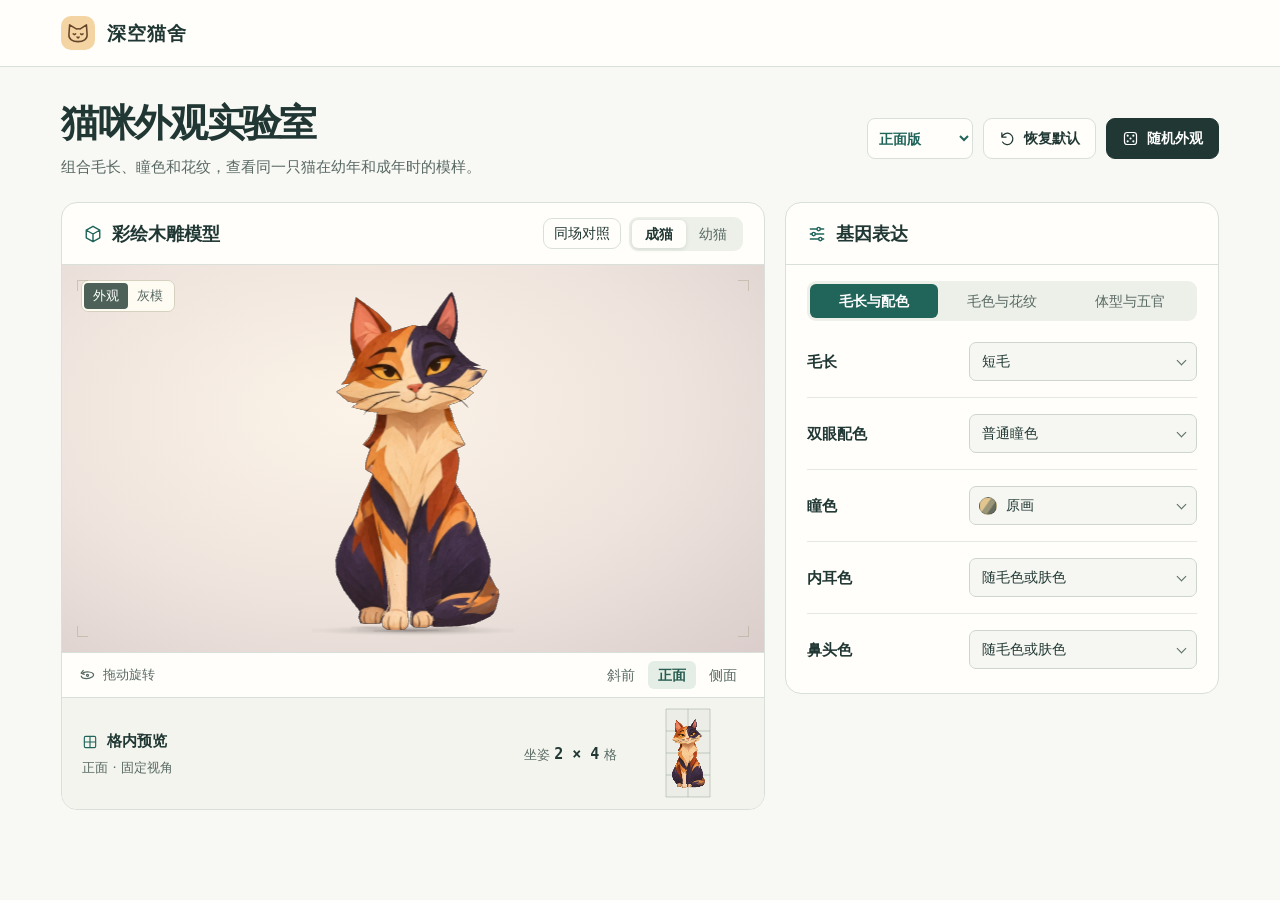
<file: tools/cat-lab/index.html>
<!doctype html>
<html lang="zh-CN">
<head>
  <meta charset="utf-8">
  <meta name="viewport" content="width=device-width,initial-scale=1">
  <meta name="theme-color" content="#f7f7f2">
  <link rel="icon" href="data:,">
  <title>猫咪外观实验室 · 深空猫舍</title>
  <link rel="stylesheet" href="style.css">
  <script src="vendor/three.min.js" defer></script>
  <script src="art/atlases.js" defer></script>
  <script src="wood-body.js" defer></script>
  <script src="bare-body.js" defer></script>
  <script src="bare-neck.js" defer></script>
  <script src="wood-head.js" defer></script>
  <script src="kitten-head.js" defer></script>
  <script src="coat-coordinates.js" defer></script>
  <script src="coat-pattern.js" defer></script>
  <script src="fur-length.js" defer></script>
  <script src="iris.js" defer></script>
  <script src="pigment.js" defer></script>
  <script src="brows.js" defer></script>
  <script src="model.js" defer></script>
  <script src="viewer.js" defer></script>
  <script src="app.js" defer></script>
</head>
<body>
  <svg class="symbols" xmlns="http://www.w3.org/2000/svg" aria-hidden="true">
    <symbol id="cat" viewBox="0 0 32 32"><path d="M4.8 18.2 5.7 6l8.1 5a16 16 0 0 1 5 0L26.4 6l.8 12.3c.3 5.2-4.4 8.3-11.2 8.3S4.5 23.4 4.8 18.2Z"/><path d="m10.1 17 1.6 1 1.4-.9m6.1 0 1.4.9 1.6-1m-7.3 4 1.2 1 1.2-1"/></symbol>
    <symbol id="rotate" viewBox="0 0 24 24"><path d="M4 10a8 8 0 1 1 .9 7M4 4v6h6"/></symbol>
    <symbol id="dice" viewBox="0 0 24 24"><rect x="3.5" y="3.5" width="17" height="17" rx="4"/><path d="M8 8h.01M16 8h.01M12 12h.01M8 16h.01M16 16h.01" stroke-width="3"/></symbol>
    <symbol id="tune" viewBox="0 0 24 24"><path d="M4 6h8m4 0h4M4 12h2m4 0h10M4 18h10m4 0h2"/><circle cx="14" cy="6" r="2"/><circle cx="8" cy="12" r="2"/><circle cx="16" cy="18" r="2"/></symbol>
    <symbol id="cube" viewBox="0 0 24 24"><path d="m12 2.8 8.1 4.6v9.2L12 21.2l-8.1-4.6V7.4L12 2.8Zm-8 4.7L12 12l8-4.5M12 12v9"/></symbol>
    <symbol id="orbit" viewBox="0 0 24 24"><path d="M6 8c4.8-1.8 12.4-1.2 14.2 1.7 1.7 3-3.2 6.6-9.6 6.6-3.8 0-7.1-1.3-7.4-3.5M6 4.9 3 8.6l4.5 1.8"/><circle cx="12" cy="11.8" r="1.5"/></symbol>
    <symbol id="grid" viewBox="0 0 24 24"><rect x="3.5" y="3.5" width="17" height="17" rx="2"/><path d="M12 4v16M4 12h16"/></symbol>
  </svg>
  <header class="topbar"><div class="frame brand-bar">
    <div class="brand"><span class="brand-icon"><svg><use href="#cat"/></svg></span><strong>深空猫舍</strong></div>
  </div></header>
  <main class="frame">
    <div class="intro">
      <div><h1>猫咪外观实验室</h1><p>组合毛长、瞳色和花纹，查看同一只猫在幼年和成年时的模样。</p></div>
      <div class="actions">
        <select id="model-edition" aria-label="模型版本" data-current="front">
          <option value="front">正面版</option><option value="rotation">多视角试版</option>
        </select>
        <button id="reset"><svg><use href="#rotate"/></svg>恢复默认</button>
        <button id="random" class="primary"><svg><use href="#dice"/></svg>随机外观</button>
      </div>
    </div>
    <div class="workspace">
      <section class="preview panel" aria-labelledby="preview-title">
        <div class="panel-head"><h2 id="preview-title"><svg><use href="#cube"/></svg>彩绘木雕模型</h2>
          <div class="preview-options"><button id="compare" aria-pressed="false">同场对照</button><div class="segmented" aria-label="当前调节的生长阶段" role="group">
            <button data-age="adult" aria-pressed="true">成猫</button><button data-age="kitten" aria-pressed="false">幼猫</button>
          </div></div>
        </div>
        <div class="studio">
          <canvas id="model-canvas" aria-label="猫咪三维模型，拖动可旋转，也可用左右方向键旋转" tabindex="0"></canvas>
          <div class="material-options" role="group" aria-label="模型材质"><button data-material="coat" aria-pressed="true">外观</button><button data-material="clay" aria-pressed="false">灰模</button></div>
          <span class="corner tl"></span><span class="corner tr"></span><span class="corner bl"></span><span class="corner br"></span>
          <div class="render-message" role="status" id="render-message">正在准备模型…</div>
        </div>
        <div class="stage-tools">
          <span class="drag-hint"><svg><use href="#orbit"/></svg>拖动旋转</span>
          <div class="camera-options" aria-label="查看角度" role="group">
            <button data-view="fixed" aria-pressed="true">斜前</button><button data-view="front" aria-pressed="false">正面</button><button data-view="side" aria-pressed="false">侧面</button>
          </div>
        </div>
        <div class="inventory">
          <div class="inventory-copy"><h3><svg><use href="#grid"/></svg>格内预览</h3><p id="inventory-view">正面 · 固定视角</p></div>
          <span class="occupation" id="occupation">坐姿 <b>2 × 4</b> 格</span>
          <canvas id="icon-canvas" aria-label="固定视角物品栏预览"></canvas>
        </div>
      </section>
      <section class="controls panel" aria-labelledby="controls-title">
        <div class="panel-head"><h2 id="controls-title"><svg><use href="#tune"/></svg>基因表达</h2></div>
        <div class="controls-inner">
          <div class="control-tabs" role="group" aria-label="调节项目"><button data-group="features" aria-pressed="true">毛长与配色</button><button data-group="coat" aria-pressed="false">毛色与花纹</button><button data-group="shape" aria-pressed="false">体型与五官</button></div>
          <div id="sliders"></div>
        </div>
      </section>
    </div>
    <noscript>请启用 JavaScript 来操作模型。</noscript>
  </main>
</body>
</html>
</file>
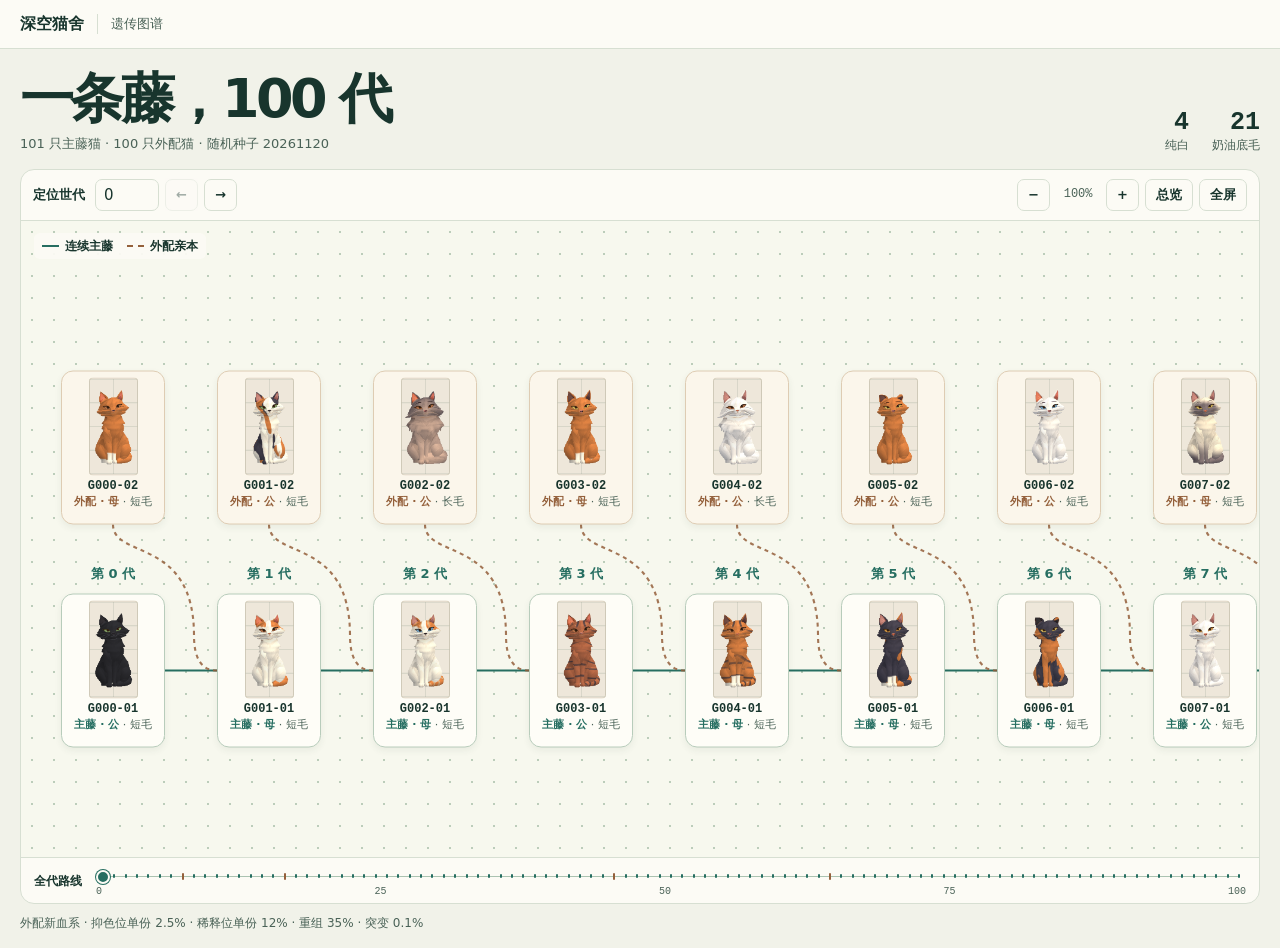
<file: tools/cat-lab/genetics/index.html>
<!doctype html>
<html lang="zh-CN">
<head>
  <meta charset="utf-8">
  <meta name="viewport" content="width=device-width, initial-scale=1">
  <meta name="theme-color" content="#f4f3eb">
  <link rel="icon" href="data:,">
  <title>百代遗传图谱 · 深空猫舍</title>
  <link rel="stylesheet" href="style.css">
  <script src="../vendor/three.min.js" defer></script>
  <script src="../art/atlases.js" defer></script>
  <script src="../wood-body.js" defer></script>
  <script src="../bare-body.js" defer></script>
  <script src="../bare-neck.js" defer></script>
  <script src="../wood-head.js" defer></script>
  <script src="../kitten-head.js" defer></script>
  <script src="../coat-coordinates.js" defer></script>
  <script src="../coat-pattern.js" defer></script>
  <script src="../fur-length.js" defer></script>
  <script src="../iris.js" defer></script>
  <script src="../pigment.js" defer></script>
  <script src="../brows.js" defer></script>
  <script src="../model.js" defer></script>
  <script src="../viewer.js" defer></script>
  <script src="previews.js" defer></script>
  <script src="study.js" defer></script>
  <script src="app.js" defer></script>
</head>
<body>
  <header class="top">
    <div class="wrap brand"><a href="../index.html">深空猫舍</a><span>遗传图谱</span></div>
  </header>
  <main class="wrap">
    <div class="heading">
      <div>
        <h1>一条藤，<span id="run-length">100</span> 代</h1>
        <p id="run-preset"></p>
      </div>
      <dl class="lineage-stats" aria-label="主藤毛色统计">
        <div><dt>纯白</dt><dd id="white-count">—</dd></div>
        <div><dt>奶油底毛</dt><dd id="cream-count">—</dd></div>
      </dl>
    </div>
    <p id="study-error" class="error" role="alert" hidden>这次遗传图谱的数据未加载。</p>
    <section class="graph-shell" id="study" aria-label="百代遗传图谱" hidden>
      <div class="toolbar">
        <div class="toolbar-group generation-controls">
          <label for="generation-number">定位世代</label>
          <input type="number" id="generation-number" min="0" max="100" value="0" inputmode="numeric">
          <button type="button" id="previous" aria-label="上一代">←</button>
          <button type="button" id="next" aria-label="下一代">→</button>
        </div>
        <div class="toolbar-group" aria-label="缩放画布">
          <button type="button" id="zoom-out" aria-label="缩小">−</button>
          <output id="zoom-value" aria-label="缩放比例">100%</output>
          <button type="button" id="zoom-in" aria-label="放大">+</button>
          <button type="button" id="fit" aria-pressed="false">总览</button>
          <button type="button" id="fullscreen" aria-pressed="false">全屏</button>
        </div>
      </div>
      <div class="workspace">
        <div id="viewport" class="viewport" tabindex="0" role="region" aria-label="连续亲子画布，可拖动，滚轮缩放，方向键移动">
          <div id="world" class="world">
            <svg id="edges" class="edges" aria-hidden="true"></svg>
            <div id="nodes"></div>
          </div>
        </div>
        <p class="line-key" id="line-key"><span>连续主藤</span><span>外配亲本</span></p>
        <aside class="detail-panel" id="detail-panel" aria-labelledby="inspector-title" hidden>
          <div class="section-heading">
            <div><h2 id="inspector-title">基因与性状</h2><p id="inspector-mode">悬停预览</p></div>
            <button type="button" class="close" id="close-detail" aria-label="关闭详情">×</button>
          </div>
          <div id="inspector"></div>
        </aside>
        <p id="preview-status" class="preview-status" role="status" hidden></p>
      </div>
      <div class="navigator">
        <label for="timeline">全代路线</label>
        <div class="timeline-control">
          <div id="timeline-track" class="timeline-track" aria-hidden="true"></div>
          <input type="range" id="timeline" aria-label="世代导航" min="0" max="100" value="0">
          <div class="ticks" id="timeline-ticks" aria-hidden="true"></div>
        </div>
      </div>
    </section>
    <p class="run-notes" id="run-notes"></p>
  </main>
</body>
</html>
</file>
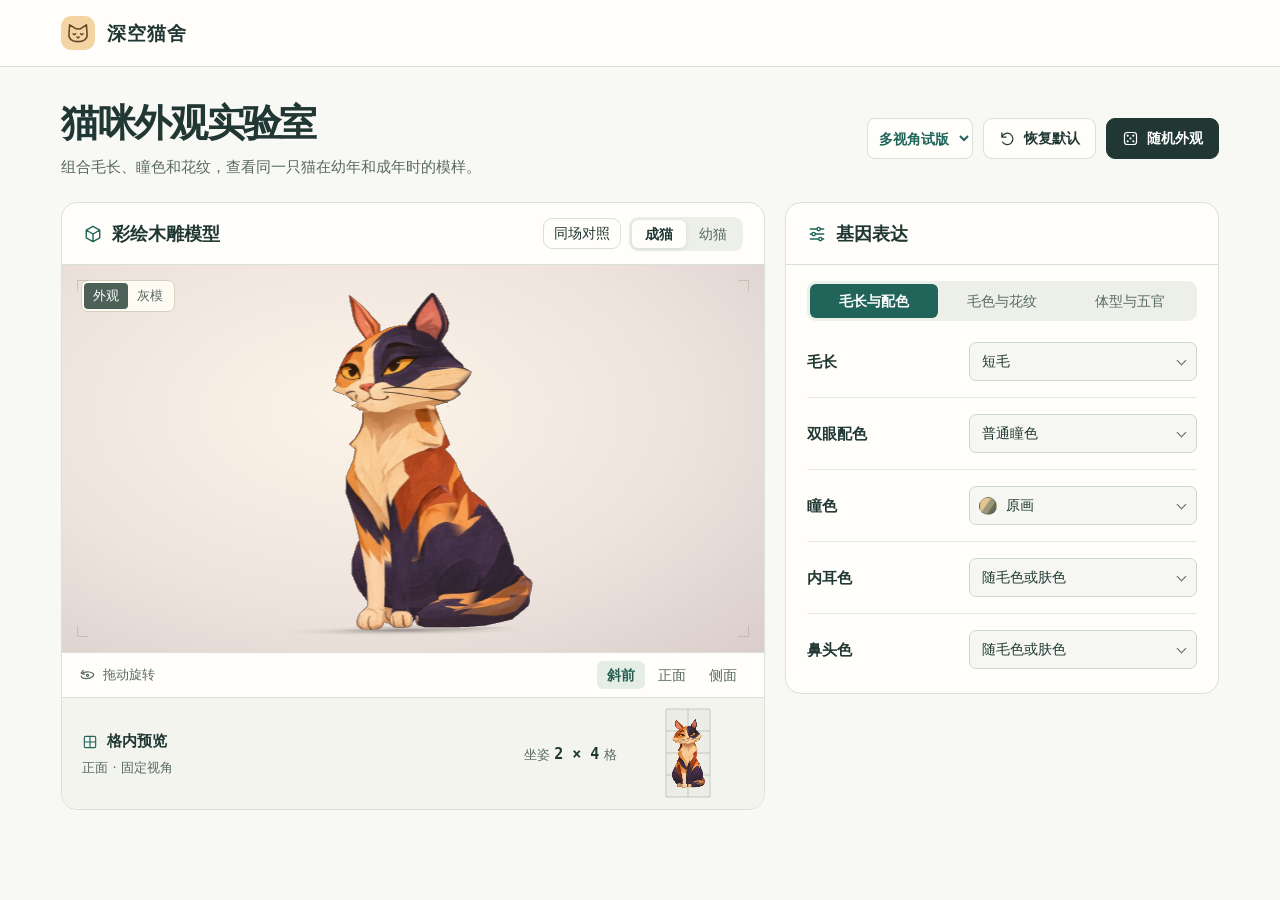
<file: tools/cat-lab/rotation.html>
<!doctype html>
<html lang="zh-CN">
<head>
  <meta charset="utf-8">
  <meta name="viewport" content="width=device-width,initial-scale=1">
  <meta name="theme-color" content="#f7f7f2">
  <link rel="icon" href="data:,">
  <title>多视角试版 · 猫咪外观实验室</title>
  <link rel="stylesheet" href="style.css">
  <script src="vendor/three.min.js" defer></script>
  <script src="art/atlases.js" defer></script>
  <script src="alternatives/rotation/wood-body.js" defer></script>
  <script src="bare-body.js" defer></script>
  <script src="bare-neck.js" defer></script>
  <script src="alternatives/rotation/face-projection.js" defer></script>
  <script src="alternatives/rotation/wood-head.js" defer></script>
  <script src="alternatives/rotation/kitten-head.js" defer></script>
  <script src="coat-coordinates.js" defer></script>
  <script src="coat-pattern.js" defer></script>
  <script src="fur-length.js" defer></script>
  <script src="iris.js" defer></script>
  <script src="pigment.js" defer></script>
  <script src="brows.js" defer></script>
  <script src="alternatives/rotation/head-volume.js" defer></script>
  <script src="alternatives/rotation/model.js" defer></script>
  <script src="viewer.js" defer></script>
  <script src="app.js" defer></script>
</head>
<body>
  <svg class="symbols" xmlns="http://www.w3.org/2000/svg" aria-hidden="true">
    <symbol id="cat" viewBox="0 0 32 32"><path d="M4.8 18.2 5.7 6l8.1 5a16 16 0 0 1 5 0L26.4 6l.8 12.3c.3 5.2-4.4 8.3-11.2 8.3S4.5 23.4 4.8 18.2Z"/><path d="m10.1 17 1.6 1 1.4-.9m6.1 0 1.4.9 1.6-1m-7.3 4 1.2 1 1.2-1"/></symbol>
    <symbol id="rotate" viewBox="0 0 24 24"><path d="M4 10a8 8 0 1 1 .9 7M4 4v6h6"/></symbol>
    <symbol id="dice" viewBox="0 0 24 24"><rect x="3.5" y="3.5" width="17" height="17" rx="4"/><path d="M8 8h.01M16 8h.01M12 12h.01M8 16h.01M16 16h.01" stroke-width="3"/></symbol>
    <symbol id="tune" viewBox="0 0 24 24"><path d="M4 6h8m4 0h4M4 12h2m4 0h10M4 18h10m4 0h2"/><circle cx="14" cy="6" r="2"/><circle cx="8" cy="12" r="2"/><circle cx="16" cy="18" r="2"/></symbol>
    <symbol id="cube" viewBox="0 0 24 24"><path d="m12 2.8 8.1 4.6v9.2L12 21.2l-8.1-4.6V7.4L12 2.8Zm-8 4.7L12 12l8-4.5M12 12v9"/></symbol>
    <symbol id="orbit" viewBox="0 0 24 24"><path d="M6 8c4.8-1.8 12.4-1.2 14.2 1.7 1.7 3-3.2 6.6-9.6 6.6-3.8 0-7.1-1.3-7.4-3.5M6 4.9 3 8.6l4.5 1.8"/><circle cx="12" cy="11.8" r="1.5"/></symbol>
    <symbol id="grid" viewBox="0 0 24 24"><rect x="3.5" y="3.5" width="17" height="17" rx="2"/><path d="M12 4v16M4 12h16"/></symbol>
  </svg>
  <header class="topbar"><div class="frame brand-bar">
    <div class="brand"><span class="brand-icon"><svg><use href="#cat"/></svg></span><strong>深空猫舍</strong></div>
  </div></header>
  <main class="frame">
    <div class="intro">
      <div><h1>猫咪外观实验室</h1><p>组合毛长、瞳色和花纹，查看同一只猫在幼年和成年时的模样。</p></div>
      <div class="actions">
        <select id="model-edition" aria-label="模型版本" data-current="rotation">
          <option value="front">正面版</option><option value="rotation">多视角试版</option>
        </select>
        <button id="reset"><svg><use href="#rotate"/></svg>恢复默认</button>
        <button id="random" class="primary"><svg><use href="#dice"/></svg>随机外观</button>
      </div>
    </div>
    <div class="workspace">
      <section class="preview panel" aria-labelledby="preview-title">
        <div class="panel-head"><h2 id="preview-title"><svg><use href="#cube"/></svg>彩绘木雕模型</h2>
          <div class="preview-options"><button id="compare" aria-pressed="false">同场对照</button><div class="segmented" aria-label="当前调节的生长阶段" role="group">
            <button data-age="adult" aria-pressed="true">成猫</button><button data-age="kitten" aria-pressed="false">幼猫</button>
          </div></div>
        </div>
        <div class="studio">
          <canvas id="model-canvas" aria-label="猫咪三维模型，拖动可旋转，也可用左右方向键旋转" tabindex="0"></canvas>
          <div class="material-options" role="group" aria-label="模型材质"><button data-material="coat" aria-pressed="true">外观</button><button data-material="clay" aria-pressed="false">灰模</button></div>
          <span class="corner tl"></span><span class="corner tr"></span><span class="corner bl"></span><span class="corner br"></span>
          <div class="render-message" role="status" id="render-message">正在准备模型…</div>
        </div>
        <div class="stage-tools">
          <span class="drag-hint"><svg><use href="#orbit"/></svg>拖动旋转</span>
          <div class="camera-options" aria-label="查看角度" role="group">
            <button data-view="fixed" aria-pressed="true">斜前</button><button data-view="front" aria-pressed="false">正面</button><button data-view="side" aria-pressed="false">侧面</button>
          </div>
        </div>
        <div class="inventory">
          <div class="inventory-copy"><h3><svg><use href="#grid"/></svg>格内预览</h3><p id="inventory-view">正面 · 固定视角</p></div>
          <span class="occupation" id="occupation">坐姿 <b>2 × 4</b> 格</span>
          <canvas id="icon-canvas" aria-label="固定视角物品栏预览"></canvas>
        </div>
      </section>
      <section class="controls panel" aria-labelledby="controls-title">
        <div class="panel-head"><h2 id="controls-title"><svg><use href="#tune"/></svg>基因表达</h2></div>
        <div class="controls-inner">
          <div class="control-tabs" role="group" aria-label="调节项目"><button data-group="features" aria-pressed="true">毛长与配色</button><button data-group="coat" aria-pressed="false">毛色与花纹</button><button data-group="shape" aria-pressed="false">体型与五官</button></div>
          <div id="sliders"></div>
        </div>
      </section>
    </div>
    <noscript>请启用 JavaScript 来操作模型。</noscript>
  </main>
</body>
</html>
</file>
<file: tools/cat-lab/style.css>
:root {
  color-scheme: light; --ink:#203733; --muted:#596964; --line:#d9dfd9; --teal:#20645a; --paper:#f8f8f4;
  font: 16px/1.5 "DM Sans","Microsoft YaHei UI","PingFang SC",system-ui,sans-serif;
  background:var(--paper);color:var(--ink);
}
*{box-sizing:border-box}body{margin:0}
.symbols{position:absolute;width:0;height:0;overflow:hidden}
svg:not(.symbols){width:20px;height:20px;stroke:currentColor;fill:none;stroke-width:1.7;stroke-linecap:round;stroke-linejoin:round;flex:none}
.frame{max-width:1424px;margin:0 auto;padding:0 clamp(16px,4.8vw,76px)}
.topbar{border-bottom:1px solid var(--line);background:#fffefa}
.brand-bar{height:66px;display:flex;align-items:center}
.brand{display:flex;gap:12px;align-items:center}.brand strong{font-size:19px;letter-spacing:.04em}
.brand-icon{width:34px;height:34px;border-radius:10px;background:#f5d4a3;color:#65462b;display:grid;place-items:center}
.brand-icon svg{width:26px;height:26px;stroke-width:1.9}
.brand-sep{height:17px;width:1px;background:#cdd5cd}.mod-title{font-size:14px;color:var(--muted)}
.intro{display:flex;align-items:center;justify-content:space-between;gap:20px;margin:32px 0 24px}
h1,h2,h3,p{margin:0}h1{font-size:clamp(28px,3vw,42px);line-height:1.24;letter-spacing:-.045em;font-weight:750}
.intro p{font-size:15px;color:var(--muted);margin-top:9px}
button{appearance:none;font:inherit;color:inherit;cursor:pointer;border:1px solid var(--line);border-radius:9px;background:#fffefa;transition:background .13s, color .13s,border-color .13s}
button:hover{background:#edf1e9}button:active{transform:translateY(1px)}
button:focus-visible,input:focus-visible,select:focus-visible,canvas:focus-visible{outline:3px solid #c68148;outline-offset:3px}
.actions{display:flex;gap:10px;flex-shrink:0}.actions button{display:flex;align-items:center;justify-content:center;gap:8px;padding:9px 15px;font-size:14px;font-weight:600}
.actions svg{height:17px;width:17px}.actions .primary{background:var(--ink);border-color:var(--ink);color:white}.actions .primary:hover{background:#31544e}
#model-edition{font:inherit;font-size:14px;font-weight:600;border:1px solid var(--line);border-radius:8px;background:#fffefa;color:var(--teal);padding:5px 7px}
.workspace{display:grid;grid-template-columns:minmax(0,1.62fr) minmax(300px,1fr);gap:20px;align-items:start;margin-bottom:28px}
.panel{border:1px solid var(--line);border-radius:16px;background:#fffefa;overflow:hidden}
.panel-head{height:62px;display:flex;align-items:center;justify-content:space-between;gap:12px;padding:0 21px;border-bottom:1px solid var(--line)}
h2,h3{display:flex;align-items:center;gap:9px}h2{font-size:18px;font-weight:700}h3{font-size:15px}
h2 svg{color:var(--teal)}.segmented,.control-tabs{display:flex;padding:3px;border-radius:9px;background:#edf0e9}
.segmented button,.control-tabs button,.camera-options button{border:0;border-radius:6px;background:transparent;color:var(--muted);font-size:14px;line-height:1.3}
.segmented button{padding:5px 13px}.segmented button[aria-pressed=true]{background:#fffefa;color:var(--ink);box-shadow:0 1px 4px #1e393122;font-weight:650}
.preview-options{display:flex;gap:8px;align-items:center}
#compare{padding:4px 10px;font-size:14px}
#compare[aria-pressed=true]{background:var(--teal);border-color:var(--teal);color:white}
@media(max-width:430px){.preview .panel-head{padding:0 9px;gap:4px}.preview-options{gap:3px}.preview-options .segmented button{padding:5px 7px}#compare{padding:4px 6px;font-size:13px}}
.studio{position:relative;height:clamp(325px,45vh,480px);isolation:isolate;background:radial-gradient(ellipse at 42% 38%,#fcf3e8 0%,#eee4dd 56%,#dacdcb 100%)}
.studio canvas{display:block;width:100%;height:100%;touch-action:pan-y;cursor:grab}
.studio canvas:active{cursor:grabbing}
.material-options{position:absolute;top:15px;left:19px;display:flex;padding:2px;background:#fffdf4eb;border:1px solid #d6d1bf;border-radius:7px}
.material-options button{border:none;background:transparent;font-size:13px;color:var(--muted);padding:3px 9px;border-radius:4px}.material-options button[aria-pressed=true]{color:white;background:#4d6158}
.corner{position:absolute;pointer-events:none;width:11px;height:11px;border:0 solid #a9a58d;opacity:.48}
.tl{top:15px;left:15px;border-width:1px 0 0 1px}.tr{top:15px;right:15px;border-width:1px 1px 0 0}.bl{bottom:15px;left:15px;border-width:0 0 1px 1px}.br{bottom:15px;right:15px;border-width:0 1px 1px 0}
.render-message{position:absolute;left:50%;top:50%;transform:translate(-50%,-50%);width:max-content;max-width:85%;background:#fffdf4ec;padding:9px 14px;border-radius:8px;font-size:14px;pointer-events:none}
[hidden]{display:none!important}
.stage-tools{display:flex;align-items:center;justify-content:space-between;gap:8px;border-top:1px solid var(--line);padding:8px 17px;min-height:45px}
.drag-hint{display:flex;align-items:center;gap:7px;font-size:13px;color:var(--muted)}.drag-hint svg{height:17px;width:17px}
.camera-options{display:flex;gap:3px}.camera-options button{padding:5px 10px}.camera-options button[aria-pressed=true]{background:#e4eee6;color:#275c50;font-weight:650}
.inventory{display:flex;justify-content:space-between;align-items:center;gap:15px;padding:9px 20px;background:#f3f4ed;border-top:1px solid var(--line)}
.inventory-copy p{font-size:13px;color:var(--muted);margin-top:5px}.inventory-copy svg{width:16px;height:16px;color:var(--teal)}
.occupation{margin-left:auto;font-size:13px;color:var(--muted);white-space:nowrap}.occupation b{font-size:15px;color:var(--ink);font-family:"IBM Plex Mono",Consolas,monospace}
#icon-canvas{width:112px;height:93px;flex:none;display:block}
.unit{font-size:12px;color:var(--muted);letter-spacing:.03em}.controls-inner{padding:16px 21px 8px}
.control-tabs{margin-bottom:5px}.control-tabs button{flex:1;min-width:0;padding:8px 3px}.control-tabs button[aria-pressed=true]{color:#fff;background:var(--teal);font-weight:600}
.trait{padding:13px 0 12px;border-bottom:1px solid #e6e9e2}.trait:last-child{border:0}
.trait-head,.ends{display:flex;align-items:center;justify-content:space-between}
.trait-head label{font-size:15px;font-weight:650}
.trait-head .reroll{margin-left:auto;margin-right:8px;padding:3px 8px;font-size:12px;color:var(--teal)}
.trait output{font:600 14px/1.35 "IBM Plex Mono",Consolas,monospace;color:#285e51;background:#edf1e8;min-width:35px;padding:2px 4px;border-radius:5px;text-align:center}
.trait input{display:block;appearance:none;width:100%;height:20px;margin:4px 0 0;background:transparent;cursor:pointer;accent-color:var(--teal)}
.trait input::-webkit-slider-runnable-track{height:4px;border-radius:4px;background:linear-gradient(to right,var(--teal) var(--progress),#d9ded5 var(--progress))}
.trait input::-webkit-slider-thumb{appearance:none;width:15px;height:15px;margin-top:-5.5px;background:#fffefa;border:3px solid var(--teal);border-radius:100%;box-shadow:0 1px 2px #17362535}
.trait input::-moz-range-track{background:#d9ded5;height:4px;border-radius:4px}.trait input::-moz-range-progress{height:4px;background:var(--teal)}.trait input::-moz-range-thumb{background:#fffefa;border:3px solid var(--teal);width:10px;height:10px;border-radius:100%}
.ends{color:var(--muted);font-size:12px}
.choice-row{display:grid;grid-template-columns:minmax(0,.8fr) minmax(0,1.2fr);align-items:center;gap:10px}
.choice-row label{font-size:15px;font-weight:650}
.choice-field{position:relative;display:flex;align-items:center}
.choice-field select{width:100%;appearance:none;padding:8px 27px 8px 12px;font:inherit;font-size:14px;color:var(--ink);background:#f6f7f2;border:1px solid #cdd6cd;border-radius:7px;cursor:pointer}
.choice-field:after{content:"";position:absolute;width:6px;height:6px;right:12px;top:calc(50% - 5px);border:solid var(--muted);border-width:0 1.5px 1.5px 0;transform:rotate(45deg);pointer-events:none}
.color-chip{position:absolute;left:10px;width:18px;height:18px;border:1px solid #23373140;border-radius:50%;background:linear-gradient(125deg,#e2c58f 10% 38%,#9c9678 45% 63%,#656c5b 70%);pointer-events:none}
.color-chip + select{padding-left:36px}
.coat-note{font-size:13px;line-height:1.65;color:var(--muted);padding:10px 0 0}
.sample-black{margin-top:12px;padding:6px 12px;color:var(--teal)}
@media(min-height:850px) and (min-width:950px){.studio{height:clamp(360px,43vh,490px)}.trait{padding:16px 0}}
@media(max-width:950px){.frame{padding:0 19px}.workspace{gap:12px;grid-template-columns:minmax(0,1.3fr) minmax(270px,1fr)}.inventory{gap:7px;padding:8px 13px}.occupation{font-size:12px}#icon-canvas{width:86px}.intro{margin:24px 0 18px}.panel-head{padding:0 15px}.controls-inner{padding:14px 15px 7px}}
@media(max-width:660px){
  .frame{padding:0 12px}.brand-bar{height:50px}.intro{margin:17px 0 12px;align-items:start;flex-wrap:wrap;gap:12px}.intro p{font-size:14px;margin-top:5px}.actions{gap:7px}.actions button{padding:6px 11px;font-size:13px}
  .workspace{display:flex;flex-direction:column;gap:11px}.panel{width:100%;border-radius:12px}.panel-head{height:45px}
  .preview{position:sticky;top:0;z-index:3;box-shadow:0 2px 5px #20373314}.studio{height:clamp(150px,25dvh,235px)}
  .inventory{position:absolute;top:54px;right:7px;padding:0 4px;border:1px solid #c3c2ac;border-radius:6px;background:#f3f4eedd;pointer-events:none}
  .inventory-copy,.inventory .occupation{display:none}#icon-canvas{width:50px;height:56px}.stage-tools{min-height:34px;padding:3px 10px}
  .controls-inner{padding-bottom:10px}.trait{padding:10px 0}h2{font-size:16px}
}
@media(max-height:560px) and (max-width:660px){.preview{position:relative}}
</file>
<file: tools/cat-lab/genetics/style.css>
:root {
  color-scheme: light;
  --paper: #fcfbf5;
  --wash: #f1f2e9;
  --ink: #18352d;
  --subtle: #4a6257;
  --line: #d7dfd2;
  --teal: #266e61;
  --teal-wash: #e7efe6;
  --rust: #94603b;
  --rust-wash: #f6eee1;
  font: 15px/1.5 "DM Sans", "Microsoft YaHei UI", "PingFang SC", system-ui, sans-serif;
  background: var(--wash);
  color: var(--ink);
}
* { box-sizing: border-box; }
body { margin: 0; }
[hidden] { display: none !important; }
button, input { font: inherit; color: inherit; }
button, a, input[type=range] { cursor: pointer; }
button:focus-visible, a:focus-visible, input:focus-visible, .viewport:focus-visible { outline: 2px solid var(--teal); outline-offset: 3px; }
button:disabled { opacity: .4; cursor: default; }
h1, h2, h3, p, dl, dd { margin: 0; }
a { color: inherit; }
.wrap { width: calc(100% - 40px); margin: auto; }
.top { background: var(--paper); border-bottom: 1px solid var(--line); }
.brand { display: flex; align-items: center; gap: 13px; min-height: 48px; }
.brand a { text-decoration: none; font-size: 16px; font-weight: 720; }
.brand a:hover { text-decoration: underline; }
.brand span { border-left: 1px solid var(--line); padding-left: 13px; color: var(--subtle); font-size: 13px; }
.heading { display: flex; justify-content: space-between; align-items: end; gap: 14px; margin: 20px 0 15px; }
h1 { font-size: clamp(29px, 4.4vw, 54px); font-weight: 760; letter-spacing: -.065em; line-height: 1.12; }
.heading p { color: var(--subtle); margin-top: 5px; font-size: 13px; }
.lineage-stats { display: flex; gap: 23px; }
.lineage-stats div { display: grid; justify-items: end; align-items: end; }
.lineage-stats dd { grid-row: 1; font: 710 25px/1.05 "IBM Plex Mono", Consolas, monospace; }
.lineage-stats dt { font-size: 12px; color: var(--subtle); white-space: nowrap; }
.graph-shell { background: var(--paper); border: 1px solid var(--line); border-radius: 14px; overflow: clip; }
.toolbar { display: flex; justify-content: space-between; align-items: center; flex-wrap: wrap; gap: 7px 12px; padding: 9px 12px; border-bottom: 1px solid var(--line); }
.toolbar-group { display: flex; align-items: center; gap: 6px; }
.toolbar label { padding-right: 4px; font-size: 13px; font-weight: 690; }
.toolbar button, .close { border: 1px solid var(--line); border-radius: 7px; background: var(--paper); min-height: 32px; padding: 3px 10px; font-size: 13px; font-weight: 640; }
.toolbar button:hover:not(:disabled), .toolbar button[aria-pressed=true], .close:hover { background: var(--teal-wash); color: var(--teal); }
.toolbar output { min-width: 44px; text-align: center; font: 12px/1.25 "IBM Plex Mono", Consolas, monospace; color: var(--subtle); }
input[type=number] { width: 64px; min-height: 32px; appearance: textfield; border: 1px solid var(--line); border-radius: 7px; background: var(--paper); padding: 3px 8px; font-variant-numeric: tabular-nums; }
input[type=number]::-webkit-inner-spin-button, input[type=number]::-webkit-outer-spin-button { appearance: none; margin: 0; }
.workspace { position: relative; }
.viewport { position: relative; height: clamp(500px, calc(100dvh - 264px), 1100px); overflow: hidden; isolation: isolate; cursor: grab; touch-action: none; background-color: #f7f8ee; background-image: radial-gradient(circle at center, #bccdba 1px, transparent 1.15px); background-size: 22px 22px; }
.viewport.is-dragging, .viewport.is-dragging button { cursor: grabbing; }
.viewport:focus-visible { outline-offset: -3px; }
.world { position: absolute; top: 0; left: 0; transform-origin: 0 0; will-change: transform; user-select: none; }
.edges { position: absolute; inset: 0; overflow: visible; pointer-events: none; }
.edges path { fill: none; stroke-width: 2.1; }
.edges .vine-edge { stroke: var(--teal); }
.edges .mate-edge { stroke: var(--rust); stroke-dasharray: 4 4; opacity: .85; }
.world.overview .edges path { stroke-width: calc(1px * var(--inverse-scale, 1)); }
.cat-node { position: absolute; display: flex; flex-direction: column; align-items: center; text-align: center; width: 104px; height: 154px; padding: 6px 3px 4px; border: 1px solid #b8ccbb; border-radius: 12px; background: #fefdf7; box-shadow: 0 3px 7px #26473812; cursor: pointer; }
.cat-node[data-role=mate] { border-color: #deccb3; background: #fbf6eb; }
.cat-node:hover, .cat-node:focus-visible, .cat-node[aria-pressed=true] { border-color: var(--teal); background: #e5f0e6; }
.cat-node[data-role=mate]:is(:hover,:focus-visible,[aria-pressed=true]) { border-color: var(--rust); background: #f6e9d8; }
.cat-preview { position: relative; display: grid; place-items: center; width: 49px; aspect-ratio: 1 / 2; margin: 0 auto 3px; border-radius: 4px; overflow: hidden; background: var(--rust-wash); --grid-col: #c7b69d55; background-image: linear-gradient(to right, var(--grid-col) 1px, transparent 1px), linear-gradient(to bottom, var(--grid-col) 1px, transparent 1px); background-size: 50% 25%; box-shadow: inset 0 0 0 1px var(--grid-col); }
.cat-preview img { position: absolute; width: 100%; height: 100%; inset: 0; object-fit: contain; }
.cat-preview .loading { max-width: 100%; padding: 2px; font-size: 10px; color: #64574a; }
.cat-preview.is-ready .loading { display: none; }
.cat-preview.is-ready { background-image: none; }
.cat-id { font: 700 12px/1.25 "IBM Plex Mono", Consolas, monospace; }
.node-info { font-size: 11px; color: var(--subtle); white-space: nowrap; }
.node-info strong { color: var(--teal); }
.cat-node[data-role=mate] .node-info strong { color: var(--rust); }
.generation-tag { position: absolute; width: 104px; text-align: center; white-space: nowrap; font-size: 13px; font-weight: 720; color: var(--teal); pointer-events: none; }
.world.overview .cat-node { font-size: 0; background: var(--teal); box-shadow: none; }
.world.overview .cat-node[data-role=mate] { background: #b38b62; }
.world.overview .cat-node[data-white=true] { background: var(--paper); border-color: var(--rust); border-width: 10px; }
.world.overview .cat-node > *, .world.overview .generation-tag { visibility: hidden; }
.world.overview .generation-tag.milestone { visibility: visible; font-size: calc(11px * var(--inverse-scale, 1)); transform: translateY(calc(-13px * var(--inverse-scale, 1))); }
.line-key { position: absolute; pointer-events: none; z-index: 2; display: flex; gap: 14px; top: 12px; left: 13px; padding: 4px 8px; background: #fcfbf5ed; border-radius: 6px; font-size: 12px; font-weight: 620; }
.line-key span { display: inline-flex; align-items: center; gap: 6px; white-space: nowrap; }
.line-key span::before { content: ""; width: 17px; border-top: 2px solid var(--teal); }
.line-key span + span::before { border-top: 2px dashed var(--rust); }
.detail-panel { position: absolute; z-index: 3; top: 12px; right: 12px; width: min(398px,calc(100% - 24px)); max-height: calc(100% - 24px); overflow: auto; border: 1px solid var(--line); border-radius: 12px; background: var(--paper); box-shadow: 0 7px 36px #2947393d; overscroll-behavior: contain; }
.detail-panel[data-side=left] { right: auto; left: 12px; }
.section-heading { display: flex; justify-content: space-between; align-items: start; gap: 8px; padding: 12px 13px 8px; border-bottom: 1px solid var(--line); }
.section-heading h2 { font-size: 17px; font-weight: 740; }
.section-heading p { font-size: 11px; color: var(--subtle); }
.close { font-size: 17px; line-height: 1; padding-inline: 8px; }
#inspector { padding: 10px 12px 13px; }
.inspector-name { font: 760 19px/1.2 "IBM Plex Mono", Consolas, monospace; }
.parent-caption { color: var(--subtle); display: flex; flex-wrap: wrap; gap: 5px 10px; margin-top: 4px; font-size: 12px; }
.parent-caption button { border: 0; background: none; color: var(--teal); text-decoration: underline; text-underline-offset: 2px; padding: 0; }
.expressed { margin: 8px 0 9px; padding: 7px 8px; background: var(--teal-wash); border-radius: 7px; }
.expressed p { font-size: 12px; color: var(--subtle); }
.expressed p + p { margin-top: 3px; }
.expressed strong { font-size: 13px; color: var(--ink); }
.expressed .extra-traits { color: #744d26; }
.chromosomes { width: 100%; border-collapse: collapse; table-layout: fixed; text-align: left; }
.chromosomes th, .chromosomes td { padding: 3px; border-bottom: 1px solid var(--line); font-size: 12px; }
.chromosomes thead th { color: var(--subtle); }
.chromosomes th:first-child { width: 36px; }
.chromosomes code { font: 12px/1.3 "IBM Plex Mono", Consolas, monospace; overflow-wrap: anywhere; letter-spacing: .01em; }
.bit-on { color: var(--teal); font-weight: 750; }
.bit-off { color: #5b695e; }
.traits-details { font-size: 12px; margin-top: 7px; }
.traits-details summary { cursor: pointer; font-weight: 630; color: var(--subtle); }
.traits-details dl { display: grid; grid-template-columns: repeat(2,minmax(0,1fr)); gap: 3px 8px; margin-top: 6px; }
.traits-details dl div { display: flex; justify-content: space-between; gap: 5px; border-bottom: 1px solid var(--line); }
.traits-details dd { font-variant-numeric: tabular-nums; }
.navigator { border-top: 1px solid var(--line); display: flex; align-items: center; gap: 14px; padding: 8px 13px 6px; }
.navigator label { font-size: 12px; font-weight: 690; white-space: nowrap; }
.timeline-control { flex: 1; min-width: 0; position: relative; padding-top: 3px; }
#timeline { display: block; width: 100%; margin: 0; height: 17px; appearance: none; position: relative; background: transparent; accent-color: var(--teal); }
#timeline::-webkit-slider-runnable-track { height: 2px; background: transparent; }
#timeline::-webkit-slider-thumb { appearance: none; margin-top: -6px; width: 14px; height: 14px; border-radius: 50%; background: var(--teal); border: 2px solid var(--paper); box-shadow: 0 0 0 1px var(--teal); }
.timeline-track { position: absolute; top: 10px; left: 6px; right: 6px; display: flex; justify-content: space-between; border-top: 1px solid #abc3b1; color: var(--teal); }
.timeline-track i { display: block; width: 2px; height: 4px; border-radius: 2px; margin-top: -3px; background: currentColor; }
.timeline-track i.is-white { height: 7px; margin-top: -4px; color: var(--rust); }
.ticks { display: flex; justify-content: space-between; font: 10px/1.1 "IBM Plex Mono", Consolas, monospace; color: var(--subtle); }
.run-notes { padding: 10px 0 16px; color: var(--subtle); font-size: 12px; }
.preview-status { position: absolute; bottom: 8px; left: 10px; z-index: 2; padding: 3px 7px; color: var(--rust); background: var(--paper); font-size: 12px; border-radius: 5px; }
.error { padding: 12px; border: 1px solid #bc9878; border-radius: 7px; color: #783f26; background: var(--rust-wash); }
.graph-shell:fullscreen { display: grid; grid-template-rows: auto minmax(0, 1fr) auto; border: 0; border-radius: 0; width: 100%; height: 100%; }
.graph-shell:fullscreen .viewport { height: 100%; }
@media (max-width: 680px) {
  .wrap { width: calc(100% - 18px); }
  .heading { margin: 14px 0 10px; align-items: end; gap: 8px; }
  .heading p { font-size: 11px; }
  .lineage-stats { gap: 9px; }
  .lineage-stats dd { font-size: 19px; }
  .lineage-stats dt { font-size: 10px; }
  .toolbar { padding: 7px 8px; gap: 5px; }
  .toolbar-group { gap: 4px; }
  .toolbar button, input[type=number] { min-height: 32px; padding-inline: 7px; }
  .toolbar label { padding: 0; }
  .viewport { height: max(430px, calc(100dvh - 264px)); }
  .detail-panel { width: calc(100% - 16px); top: 8px; right: 8px; max-height: calc(100% - 16px); }
  .detail-panel[data-side=left] { left: 8px; }
  .chromosomes code { font-size: clamp(10px, 3vw, 12px); }
}
.graph-shell.expanded { position: fixed; inset: 0; z-index: 10; display: grid; grid-template-rows: auto minmax(0, 1fr) auto; border: 0; border-radius: 0; }
.graph-shell.expanded .viewport { height: 100%; }
body.canvas-expanded { overflow: hidden; }
</file>
